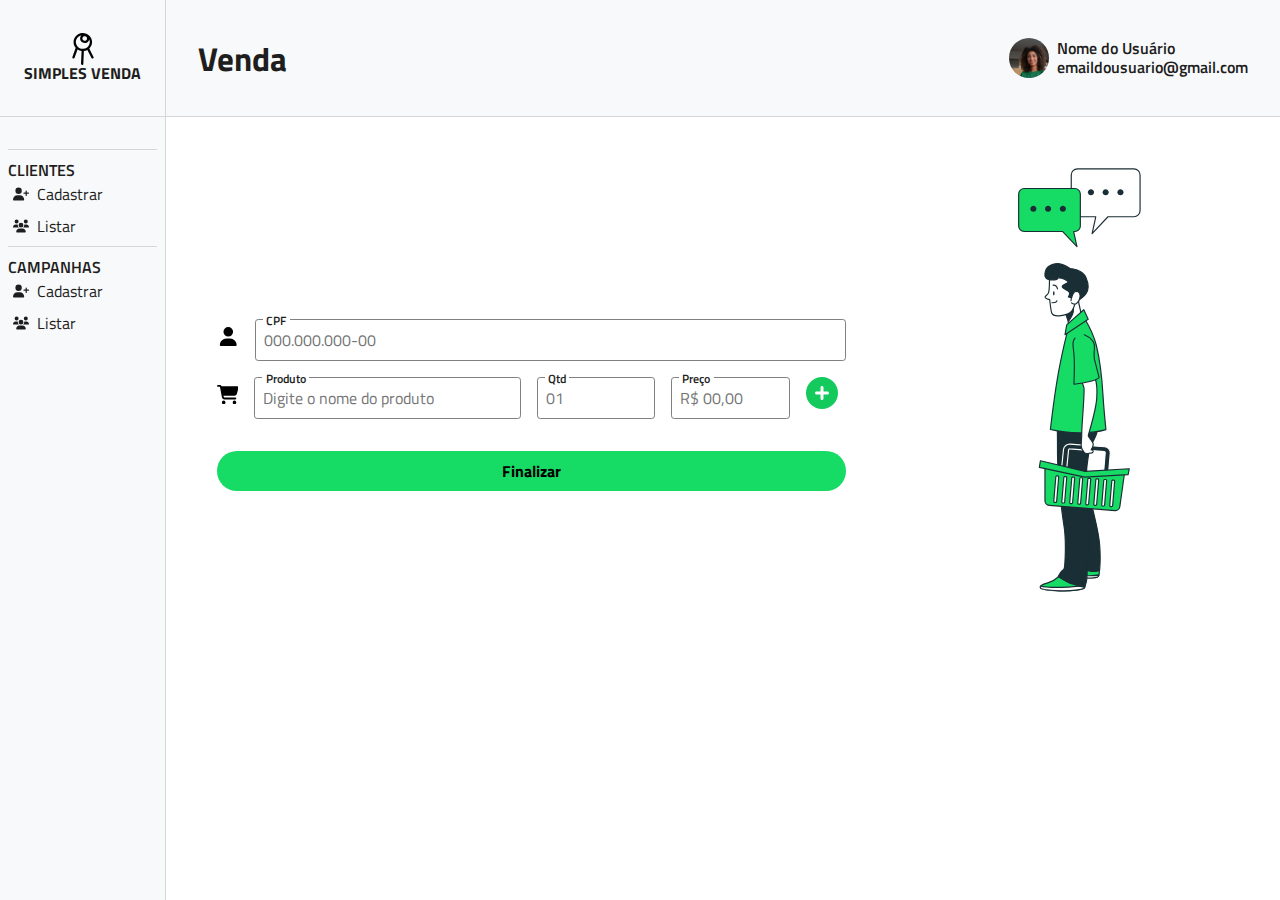
<file: PROJETO.PWNB/index.html>
<!DOCTYPE html>
<html lang="pt">
  <head>
    <meta charset="UTF-8" />
    <meta name="viewport" content="width=device-width, initial-scale=1.0" />
    <link rel="preconnect" href="https://fonts.googleapis.com" />
    <link rel="preconnect" href="https://fonts.gstatic.com" crossorigin />
    <link
      href="https://fonts.googleapis.com/css2?family=Titillium+Web:ital,wght@0,200;0,300;0,400;0,600;0,700;0,900;1,200;1,300;1,400;1,600;1,700&family=Unica+One&display=swap"
      rel="stylesheet"
    />
    <link rel="stylesheet" href="css/navegacao.css" />
    <link rel="stylesheet" href="css/main.css" />
    <link rel="stylesheet" href="css/venda.css" />
    <title>Home</title>
  </head>
  <body>
    <nav class="nav">
      <div class="nav__logo--container">
        <a href="index.html" class="logo__link">
          <img class="nav__logo" src="imagens/logo.svg" alt="logo da empresa" />
          <h2 class="nav__title">simples venda</h2>
        </a>
      </div>
      <ul class="lista">
        <h3 class="lista__header">Clientes</h3>
        <li class="lista__item">
          <a href="paginas/cadastrar-cliente.html" class="lista__link">
            <svg
              xmlns="http://www.w3.org/2000/svg"
              viewBox="0 0 640 512"
              class="lista__icone"
            >
              <path
                d="M96 128a128 128 0 1 1 256 0A128 128 0 1 1 96 128zM0 482.3C0 383.8 79.8 304 178.3 304h91.4C368.2 304 448 383.8 448 482.3c0 16.4-13.3 29.7-29.7 29.7H29.7C13.3 512 0 498.7 0 482.3zM504 312V248H440c-13.3 0-24-10.7-24-24s10.7-24 24-24h64V136c0-13.3 10.7-24 24-24s24 10.7 24 24v64h64c13.3 0 24 10.7 24 24s-10.7 24-24 24H552v64c0 13.3-10.7 24-24 24s-24-10.7-24-24z"
              />
            </svg>
            Cadastrar</a
          >
        </li>
        <li class="lista__item">
          <a href="paginas/exibir-cliente.html" class="lista__link">
            <svg
              xmlns="http://www.w3.org/2000/svg"
              viewBox="0 0 640 512"
              class="lista__icone"
            >
              <path
                d="M144 0a80 80 0 1 1 0 160A80 80 0 1 1 144 0zM512 0a80 80 0 1 1 0 160A80 80 0 1 1 512 0zM0 298.7C0 239.8 47.8 192 106.7 192h42.7c15.9 0 31 3.5 44.6 9.7c-1.3 7.2-1.9 14.7-1.9 22.3c0 38.2 16.8 72.5 43.3 96c-.2 0-.4 0-.7 0H21.3C9.6 320 0 310.4 0 298.7zM405.3 320c-.2 0-.4 0-.7 0c26.6-23.5 43.3-57.8 43.3-96c0-7.6-.7-15-1.9-22.3c13.6-6.3 28.7-9.7 44.6-9.7h42.7C592.2 192 640 239.8 640 298.7c0 11.8-9.6 21.3-21.3 21.3H405.3zM224 224a96 96 0 1 1 192 0 96 96 0 1 1 -192 0zM128 485.3C128 411.7 187.7 352 261.3 352H378.7C452.3 352 512 411.7 512 485.3c0 14.7-11.9 26.7-26.7 26.7H154.7c-14.7 0-26.7-11.9-26.7-26.7z"
              />
            </svg>
            Listar</a
          >
        </li>
        <h3 class="lista__header">Campanhas</h3>
        <li class="lista__item">
          <a href="paginas/criarCampanha.html" class="lista__link">
            <svg
              xmlns="http://www.w3.org/2000/svg"
              viewBox="0 0 640 512"
              class="lista__icone"
            >
              <path
                d="M96 128a128 128 0 1 1 256 0A128 128 0 1 1 96 128zM0 482.3C0 383.8 79.8 304 178.3 304h91.4C368.2 304 448 383.8 448 482.3c0 16.4-13.3 29.7-29.7 29.7H29.7C13.3 512 0 498.7 0 482.3zM504 312V248H440c-13.3 0-24-10.7-24-24s10.7-24 24-24h64V136c0-13.3 10.7-24 24-24s24 10.7 24 24v64h64c13.3 0 24 10.7 24 24s-10.7 24-24 24H552v64c0 13.3-10.7 24-24 24s-24-10.7-24-24z"
              />
            </svg>
            Cadastrar</a
          >
        </li>
        <li class="lista__item">
          <a href="paginas/exibir-campanhas.html" class="lista__link">
            <svg
              xmlns="http://www.w3.org/2000/svg"
              viewBox="0 0 640 512"
              class="lista__icone"
            >
              <path
                d="M144 0a80 80 0 1 1 0 160A80 80 0 1 1 144 0zM512 0a80 80 0 1 1 0 160A80 80 0 1 1 512 0zM0 298.7C0 239.8 47.8 192 106.7 192h42.7c15.9 0 31 3.5 44.6 9.7c-1.3 7.2-1.9 14.7-1.9 22.3c0 38.2 16.8 72.5 43.3 96c-.2 0-.4 0-.7 0H21.3C9.6 320 0 310.4 0 298.7zM405.3 320c-.2 0-.4 0-.7 0c26.6-23.5 43.3-57.8 43.3-96c0-7.6-.7-15-1.9-22.3c13.6-6.3 28.7-9.7 44.6-9.7h42.7C592.2 192 640 239.8 640 298.7c0 11.8-9.6 21.3-21.3 21.3H405.3zM224 224a96 96 0 1 1 192 0 96 96 0 1 1 -192 0zM128 485.3C128 411.7 187.7 352 261.3 352H378.7C452.3 352 512 411.7 512 485.3c0 14.7-11.9 26.7-26.7 26.7H154.7c-14.7 0-26.7-11.9-26.7-26.7z"
              />
            </svg>
            Listar</a
          >
        </li>
      </ul>
    </nav>
    <main class="main">
      <header class="header">
        <h1 class="header__title">Venda</h1>
        <div class="container__cliente">
          <div class="container__imagem">
            <img
              class="image__cliente"
              src="imagens/dona_da_loja.png"
              alt="Foto do dono da loja física"
            />
          </div>
          <div class="container__cliente--infos">
            <p class="p__cliente">Nome do Usuário</p>
            <p class="p__cliente">emaildousuario@gmail.com</p>
          </div>
        </div>
      </header>
      <!-- Editar Aqui -->
      <div class="main__content">
        <form class="form">
          <span id="feedbackVenda" class="feedback"></span>
          <div class="form__element">
            <svg
              xmlns="http://www.w3.org/2000/svg"
              viewBox="0 0 448 512"
              class="form__icone"
            >
              <path
                d="M224 256A128 128 0 1 0 224 0a128 128 0 1 0 0 256zm-45.7 48C79.8 304 0 383.8 0 482.3C0 498.7 13.3 512 29.7 512H418.3c16.4 0 29.7-13.3 29.7-29.7C448 383.8 368.2 304 269.7 304H178.3z"
              />
            </svg>
            <div class="form__element--group">
              <div class="form__item">
                <label for="cadastrar__cpf" class="form__label"> CPF </label>
                <input
                  type="text"
                  id="cadastrar__cpf"
                  class="form__input"
                  placeholder="000.000.000-00"
                />
              </div>
            </div>
          </div>
          <div class="form__element">
            <svg
              xmlns="http://www.w3.org/2000/svg"
              viewBox="0 0 576 512"
              class="form__icone"
            >
              <path
                d="M0 24C0 10.7 10.7 0 24 0H69.5c22 0 41.5 12.8 50.6 32h411c26.3 0 45.5 25 38.6 50.4l-41 152.3c-8.5 31.4-37 53.3-69.5 53.3H170.7l5.4 28.5c2.2 11.3 12.1 19.5 23.6 19.5H488c13.3 0 24 10.7 24 24s-10.7 24-24 24H199.7c-34.6 0-64.3-24.6-70.7-58.5L77.4 54.5c-.7-3.8-4-6.5-7.9-6.5H24C10.7 48 0 37.3 0 24zM128 464a48 48 0 1 1 96 0 48 48 0 1 1 -96 0zm336-48a48 48 0 1 1 0 96 48 48 0 1 1 0-96z"
              />
            </svg>
            <div id="itemsContainer" class="form__element--produtos">
              <div id="duplicarItem" class="container__itemCompra">
                <div class="form__item-address">
                  <label for="cadastrar__produto" class="form__label"
                    >Produto</label
                  >
                  <input
                    type="text"
                    class="form__input cadastrar__produto"
                    placeholder="Digite o nome do produto"
                  />
                </div>
                <div class="form__item-address">
                  <label for="cadastrar__quantidade" class="form__label"
                    >Qtd</label
                  >
                  <input
                    type="text"
                    class="form__input cadastrar__quantidade"
                    placeholder="01"
                  />
                </div>
                <div class="form__item-address">
                  <label for="cadastrar__preco" class="form__label"
                    >Preço</label
                  >
                  <input
                    type="text"
                    class="form__input cadastrar__preco"
                    placeholder="R$ 00,00"
                  />
                </div>
                <div class="form__item-address">
                  <button
                    type="button"
                    class="button__icon"
                    onclick="duplicarItem()"
                  >
                    <svg
                      xmlns="http://www.w3.org/2000/svg"
                      viewBox="0 0 512 512"
                      class="icone__somar"
                    >
                      <path
                        d="M256 512A256 256 0 1 0 256 0a256 256 0 1 0 0 512zM232 344V280H168c-13.3 0-24-10.7-24-24s10.7-24 24-24h64V168c0-13.3 10.7-24 24-24s24 10.7 24 24v64h64c13.3 0 24 10.7 24 24s-10.7 24-24 24H280v64c0 13.3-10.7 24-24 24s-24-10.7-24-24z"
                      />
                    </svg>
                  </button>
                  <script src="scripts/duplicarItem.js"></script>
                </div>
              </div>
            </div>
          </div>
          <button
            type="button"
            class="button__primary"
            onclick="cadastrarVenda()"
          >
            Finalizar
          </button>
          <script src="scripts/finalizarVenda.js"></script>
        </form>
        <img
          src="imagens/venda-ilustracao.svg"
          alt="ilustracao de um cliente"
          class="ilustracao-img"
        />
      </div>
    </main>
  </body>
</html>
</file>
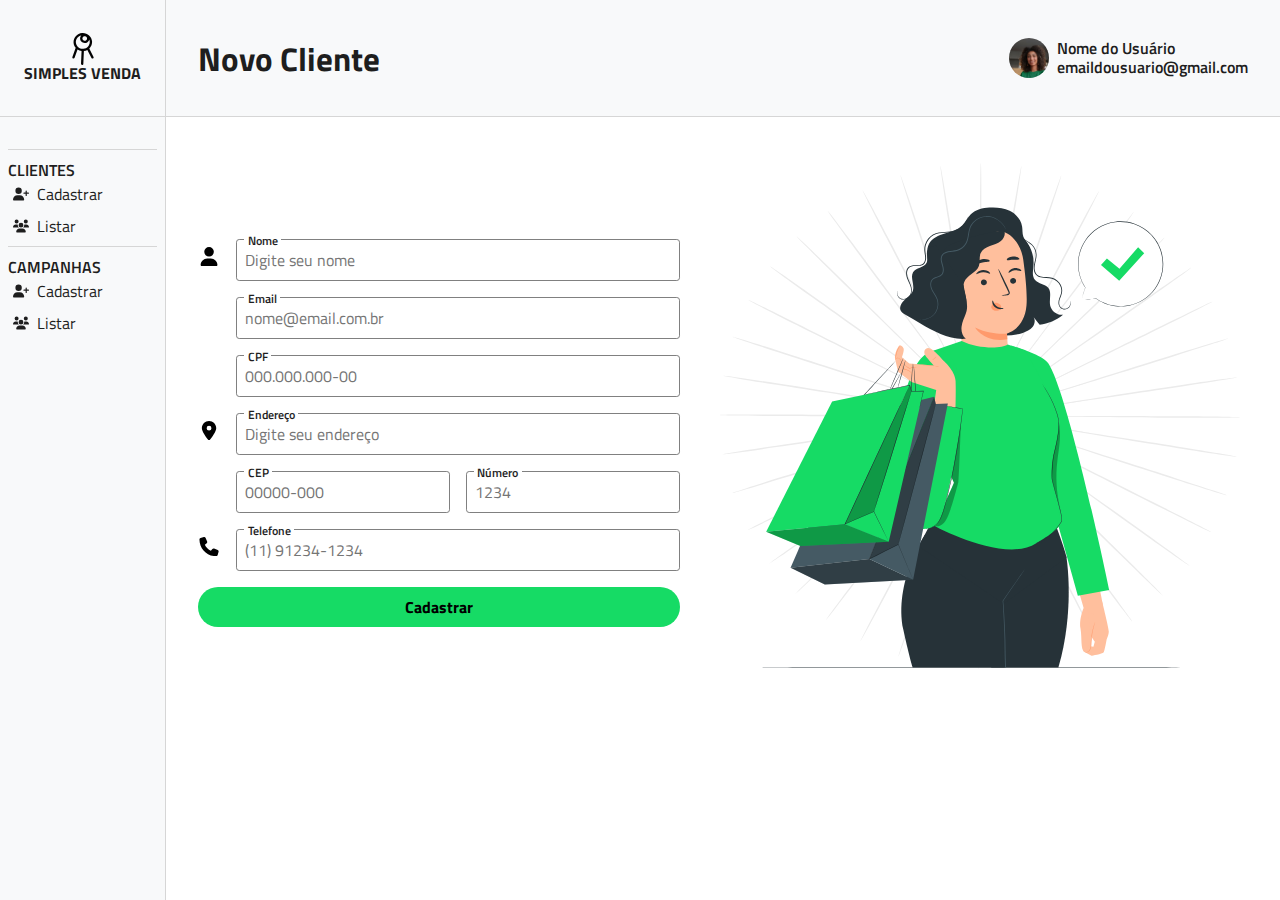
<file: PROJETO.PWNB/paginas/cadastrar-cliente.html>
<!DOCTYPE html>
<html lang="pt">
  <head>
    <meta charset="UTF-8" />
    <meta name="viewport" content="width=device-width, initial-scale=1.0" />
    <link rel="preconnect" href="https://fonts.googleapis.com" />
    <link rel="preconnect" href="https://fonts.gstatic.com" crossorigin />
    <link
      href="https://fonts.googleapis.com/css2?family=Titillium+Web:ital,wght@0,200;0,300;0,400;0,600;0,700;0,900;1,200;1,300;1,400;1,600;1,700&family=Unica+One&display=swap"
      rel="stylesheet"
    />
    <link rel="stylesheet" href="../css/navegacao.css" />
    <link rel="stylesheet" href="../css/main.css" />
    <link rel="stylesheet" href="../css/cliente.css" />
    <title>Cadastro de Cliente</title>
  </head>
  <body>
    <nav class="nav">
      <div class="nav__logo--container">
        <a href="../index.html" class="logo__link">
          <img
            class="nav__logo"
            src="../imagens/logo.svg"
            alt="logo da empresa"
          />
          <h2 class="nav__title">simples venda</h2>
        </a>
      </div>
      <ul class="lista">
        <h3 class="lista__header">Clientes</h3>
        <li class="lista__item">
          <a href="cadastrar-cliente.html" class="lista__link">
            <svg
              xmlns="http://www.w3.org/2000/svg"
              viewBox="0 0 640 512"
              class="lista__icone"
            >
              <path
                d="M96 128a128 128 0 1 1 256 0A128 128 0 1 1 96 128zM0 482.3C0 383.8 79.8 304 178.3 304h91.4C368.2 304 448 383.8 448 482.3c0 16.4-13.3 29.7-29.7 29.7H29.7C13.3 512 0 498.7 0 482.3zM504 312V248H440c-13.3 0-24-10.7-24-24s10.7-24 24-24h64V136c0-13.3 10.7-24 24-24s24 10.7 24 24v64h64c13.3 0 24 10.7 24 24s-10.7 24-24 24H552v64c0 13.3-10.7 24-24 24s-24-10.7-24-24z"
              />
            </svg>
            Cadastrar</a
          >
        </li>
        <li class="lista__item">
          <a href="exibir-cliente.html" class="lista__link">
            <svg
              xmlns="http://www.w3.org/2000/svg"
              viewBox="0 0 640 512"
              class="lista__icone"
            >
              <path
                d="M144 0a80 80 0 1 1 0 160A80 80 0 1 1 144 0zM512 0a80 80 0 1 1 0 160A80 80 0 1 1 512 0zM0 298.7C0 239.8 47.8 192 106.7 192h42.7c15.9 0 31 3.5 44.6 9.7c-1.3 7.2-1.9 14.7-1.9 22.3c0 38.2 16.8 72.5 43.3 96c-.2 0-.4 0-.7 0H21.3C9.6 320 0 310.4 0 298.7zM405.3 320c-.2 0-.4 0-.7 0c26.6-23.5 43.3-57.8 43.3-96c0-7.6-.7-15-1.9-22.3c13.6-6.3 28.7-9.7 44.6-9.7h42.7C592.2 192 640 239.8 640 298.7c0 11.8-9.6 21.3-21.3 21.3H405.3zM224 224a96 96 0 1 1 192 0 96 96 0 1 1 -192 0zM128 485.3C128 411.7 187.7 352 261.3 352H378.7C452.3 352 512 411.7 512 485.3c0 14.7-11.9 26.7-26.7 26.7H154.7c-14.7 0-26.7-11.9-26.7-26.7z"
              />
            </svg>
            Listar</a
          >
        </li>
        <h3 class="lista__header">Campanhas</h3>
        <li class="lista__item">
          <a href="criarCampanha.html" class="lista__link">
            <svg
              xmlns="http://www.w3.org/2000/svg"
              viewBox="0 0 640 512"
              class="lista__icone"
            >
              <path
                d="M96 128a128 128 0 1 1 256 0A128 128 0 1 1 96 128zM0 482.3C0 383.8 79.8 304 178.3 304h91.4C368.2 304 448 383.8 448 482.3c0 16.4-13.3 29.7-29.7 29.7H29.7C13.3 512 0 498.7 0 482.3zM504 312V248H440c-13.3 0-24-10.7-24-24s10.7-24 24-24h64V136c0-13.3 10.7-24 24-24s24 10.7 24 24v64h64c13.3 0 24 10.7 24 24s-10.7 24-24 24H552v64c0 13.3-10.7 24-24 24s-24-10.7-24-24z"
              />
            </svg>
            Cadastrar</a
          >
        </li>
        <li class="lista__item">
          <a href="exibir-campanhas.html" class="lista__link">
            <svg
              xmlns="http://www.w3.org/2000/svg"
              viewBox="0 0 640 512"
              class="lista__icone"
            >
              <path
                d="M144 0a80 80 0 1 1 0 160A80 80 0 1 1 144 0zM512 0a80 80 0 1 1 0 160A80 80 0 1 1 512 0zM0 298.7C0 239.8 47.8 192 106.7 192h42.7c15.9 0 31 3.5 44.6 9.7c-1.3 7.2-1.9 14.7-1.9 22.3c0 38.2 16.8 72.5 43.3 96c-.2 0-.4 0-.7 0H21.3C9.6 320 0 310.4 0 298.7zM405.3 320c-.2 0-.4 0-.7 0c26.6-23.5 43.3-57.8 43.3-96c0-7.6-.7-15-1.9-22.3c13.6-6.3 28.7-9.7 44.6-9.7h42.7C592.2 192 640 239.8 640 298.7c0 11.8-9.6 21.3-21.3 21.3H405.3zM224 224a96 96 0 1 1 192 0 96 96 0 1 1 -192 0zM128 485.3C128 411.7 187.7 352 261.3 352H378.7C452.3 352 512 411.7 512 485.3c0 14.7-11.9 26.7-26.7 26.7H154.7c-14.7 0-26.7-11.9-26.7-26.7z"
              />
            </svg>
            Listar</a
          >
        </li>
      </ul>
    </nav>
    <main class="main">
      <header class="header">
        <h1 class="header__title">Novo Cliente</h1>
        <div class="container__cliente">
          <div class="container__imagem">
            <img
              class="image__cliente"
              src="../imagens/dona_da_loja.png"
              alt="Foto do dono da loja física"
            />
          </div>
          <div class="container__cliente--infos">
            <p class="p__cliente">Nome do Usuário</p>
            <p class="p__cliente">emaildousuario@gmail.com</p>
          </div>
        </div>
      </header>
      <!-- Editar aqui -->
      <div class="main__content">
        <form class="form">
          <span id="feedbackCadastro" class="feedback"></span>
          <div class="form__element">
            <svg
              xmlns="http://www.w3.org/2000/svg"
              viewBox="0 0 448 512"
              class="form__icone"
            >
              <path
                d="M224 256A128 128 0 1 0 224 0a128 128 0 1 0 0 256zm-45.7 48C79.8 304 0 383.8 0 482.3C0 498.7 13.3 512 29.7 512H418.3c16.4 0 29.7-13.3 29.7-29.7C448 383.8 368.2 304 269.7 304H178.3z"
              />
            </svg>
            <div class="form__element--group">
              <div class="form__item">
                <label for="cadastrar__nome" class="form__label" > Nome </label>
                <input type="text" id="cadastrar__nome" class="form__input"placeholder="Digite seu nome" />
              </div>
              <div class="form__item">
                <label for="cadastrar__email" class="form__label"> Email </label>
                <input type="text" id="cadastrar__email" class="form__input" placeholder="nome@email.com.br"/>
              </div>
              <div class="form__item">
                <label for="cadastrar__cpf" class="form__label"> CPF </label>
                <input type="text" id="cadastrar__cpf" class="form__input" placeholder="000.000.000-00"/>
              </div>
            </div>
          </div>
          <div class="form__element">
            <svg
              xmlns="http://www.w3.org/2000/svg"
              viewBox="0 0 384 512"
              class="form__icone"
            >
            <path
              d="M215.7 499.2C267 435 384 279.4 384 192C384 86 298 0 192 0S0 86 0 192c0 87.4 117 243 168.3 307.2c12.3 15.3 35.1 15.3 47.4 0zM192 128a64 64 0 1 1 0 128 64 64 0 1 1 0-128z"
            />
              </svg>
            </svg>
            <div class="form__element--group">
              <div class="form__item">
                <label for="cadastrar__endereco" class="form__label"> Endereço </label>
                <input type="text" id="cadastrar__endereco" class="form__input" placeholder="Digite seu endereço"/>
              </div>
              <div class="form__element-address">
                <div class="form__item-address">
                  <label for="cadastrar__cep" class="form__label"> CEP </label>
                  <input type="text" id="cadastrar__cep" class="form__input" placeholder="00000-000"/>
                </div>
                <div class="form__item-address">
                  <label for="cadastrar__numero" class="form__label"> Número </label>
                  <input type="text" id="cadastrar__numero" class="form__input" placeholder="1234"/>
                </div>
              </div>
            </div>
          </div>
          <div class="form__element">
            <svg xmlns="http://www.w3.org/2000/svg" viewBox="0 0 512 512" class="form__icone">
              <path d="M164.9 24.6c-7.7-18.6-28-28.5-47.4-23.2l-88 24C12.1 30.2 0 46 0 64C0 311.4 200.6 512 448 512c18 0 33.8-12.1 38.6-29.5l24-88c5.3-19.4-4.6-39.7-23.2-47.4l-96-40c-16.3-6.8-35.2-2.1-46.3 11.6L304.7 368C234.3 334.7 177.3 277.7 144 207.3L193.3 167c13.7-11.2 18.4-30 11.6-46.3l-40-96z"/></svg>
            <div class="form__element--group">
              <div class="form__item">
                <label for="cadastrar__telefone" class="form__label"> Telefone </label>
                <input type="text" id="cadastrar__telefone" class="form__input"placeholder="(11) 91234-1234" />
              </div>
            </div>
          </div>
          <button type="button" class="button__primary" onclick="cadastrarCliente()">Cadastrar</button>
          <script src="../scripts/cadastrarClientes.js"></script>
        </form>
        <img src="../imagens/cadastro-ilustracao.svg" alt="ilustracao de um cliente" class="ilustracao-img">
      </div>
    </main>
  </body>
</html>
</file>
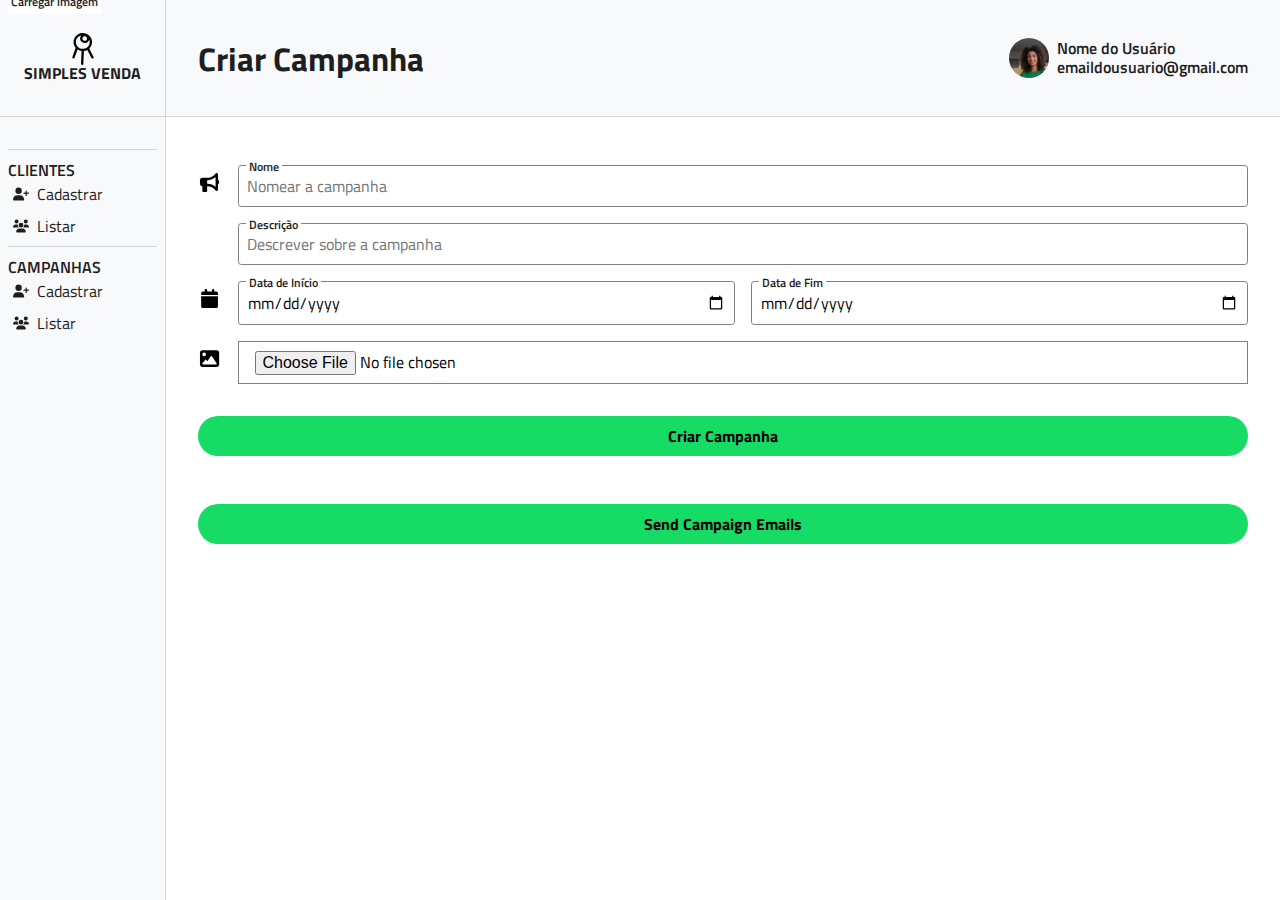
<file: PROJETO.PWNB/paginas/criarCampanha.html>
<!DOCTYPE html>
<html lang="pt">
  <head>
    <meta charset="UTF-8" />
    <meta name="viewport" content="width=device-width, initial-scale=1.0" />
    <link rel="preconnect" href="https://fonts.googleapis.com" />
    <link rel="preconnect" href="https://fonts.gstatic.com" crossorigin />
    <link
      href="https://fonts.googleapis.com/css2?family=Titillium+Web:ital,wght@0,200;0,300;0,400;0,600;0,700;0,900;1,200;1,300;1,400;1,600;1,700&family=Unica+One&display=swap"
      rel="stylesheet"
    />
    <link rel="stylesheet" href="../css/navegacao.css" />
    <link rel="stylesheet" href="../css/main.css" />
    <link rel="stylesheet" href="../css/criar-campanha.css" />
    <title>Cadastro de Cliente</title>
  </head>
  <body>
    <nav class="nav">
      <div class="nav__logo--container">
        <a href="../index.html" class="logo__link">
          <img
            class="nav__logo"
            src="../imagens/logo.svg"
            alt="logo da empresa"
          />
          <h2 class="nav__title">simples venda</h2>
        </a>
      </div>
      <ul class="lista">
        <h3 class="lista__header">Clientes</h3>
        <li class="lista__item">
          <a href="cadastrar-cliente.html" class="lista__link">
            <svg
              xmlns="http://www.w3.org/2000/svg"
              viewBox="0 0 640 512"
              class="lista__icone"
            >
              <path
                d="M96 128a128 128 0 1 1 256 0A128 128 0 1 1 96 128zM0 482.3C0 383.8 79.8 304 178.3 304h91.4C368.2 304 448 383.8 448 482.3c0 16.4-13.3 29.7-29.7 29.7H29.7C13.3 512 0 498.7 0 482.3zM504 312V248H440c-13.3 0-24-10.7-24-24s10.7-24 24-24h64V136c0-13.3 10.7-24 24-24s24 10.7 24 24v64h64c13.3 0 24 10.7 24 24s-10.7 24-24 24H552v64c0 13.3-10.7 24-24 24s-24-10.7-24-24z"
              />
            </svg>
            Cadastrar</a
          >
        </li>
        <li class="lista__item">
          <a href="exibir-cliente.html" class="lista__link">
            <svg
              xmlns="http://www.w3.org/2000/svg"
              viewBox="0 0 640 512"
              class="lista__icone"
            >
              <path
                d="M144 0a80 80 0 1 1 0 160A80 80 0 1 1 144 0zM512 0a80 80 0 1 1 0 160A80 80 0 1 1 512 0zM0 298.7C0 239.8 47.8 192 106.7 192h42.7c15.9 0 31 3.5 44.6 9.7c-1.3 7.2-1.9 14.7-1.9 22.3c0 38.2 16.8 72.5 43.3 96c-.2 0-.4 0-.7 0H21.3C9.6 320 0 310.4 0 298.7zM405.3 320c-.2 0-.4 0-.7 0c26.6-23.5 43.3-57.8 43.3-96c0-7.6-.7-15-1.9-22.3c13.6-6.3 28.7-9.7 44.6-9.7h42.7C592.2 192 640 239.8 640 298.7c0 11.8-9.6 21.3-21.3 21.3H405.3zM224 224a96 96 0 1 1 192 0 96 96 0 1 1 -192 0zM128 485.3C128 411.7 187.7 352 261.3 352H378.7C452.3 352 512 411.7 512 485.3c0 14.7-11.9 26.7-26.7 26.7H154.7c-14.7 0-26.7-11.9-26.7-26.7z"
              />
            </svg>
            Listar</a
          >
        </li>
        <h3 class="lista__header">Campanhas</h3>
        <li class="lista__item">
          <a href="criarCampanha.html" class="lista__link">
            <svg
              xmlns="http://www.w3.org/2000/svg"
              viewBox="0 0 640 512"
              class="lista__icone"
            >
              <path
                d="M96 128a128 128 0 1 1 256 0A128 128 0 1 1 96 128zM0 482.3C0 383.8 79.8 304 178.3 304h91.4C368.2 304 448 383.8 448 482.3c0 16.4-13.3 29.7-29.7 29.7H29.7C13.3 512 0 498.7 0 482.3zM504 312V248H440c-13.3 0-24-10.7-24-24s10.7-24 24-24h64V136c0-13.3 10.7-24 24-24s24 10.7 24 24v64h64c13.3 0 24 10.7 24 24s-10.7 24-24 24H552v64c0 13.3-10.7 24-24 24s-24-10.7-24-24z"
              />
            </svg>
            Cadastrar</a
          >
        </li>
        <li class="lista__item">
          <a href="exibir-campanhas.html" class="lista__link">
            <svg
              xmlns="http://www.w3.org/2000/svg"
              viewBox="0 0 640 512"
              class="lista__icone"
            >
              <path
                d="M144 0a80 80 0 1 1 0 160A80 80 0 1 1 144 0zM512 0a80 80 0 1 1 0 160A80 80 0 1 1 512 0zM0 298.7C0 239.8 47.8 192 106.7 192h42.7c15.9 0 31 3.5 44.6 9.7c-1.3 7.2-1.9 14.7-1.9 22.3c0 38.2 16.8 72.5 43.3 96c-.2 0-.4 0-.7 0H21.3C9.6 320 0 310.4 0 298.7zM405.3 320c-.2 0-.4 0-.7 0c26.6-23.5 43.3-57.8 43.3-96c0-7.6-.7-15-1.9-22.3c13.6-6.3 28.7-9.7 44.6-9.7h42.7C592.2 192 640 239.8 640 298.7c0 11.8-9.6 21.3-21.3 21.3H405.3zM224 224a96 96 0 1 1 192 0 96 96 0 1 1 -192 0zM128 485.3C128 411.7 187.7 352 261.3 352H378.7C452.3 352 512 411.7 512 485.3c0 14.7-11.9 26.7-26.7 26.7H154.7c-14.7 0-26.7-11.9-26.7-26.7z"
              />
            </svg>
            Listar</a
          >
        </li>
      </ul>
    </nav>
    <main class="main--campanha">
      <header class="header">
        <h1 class="header__title">Criar Campanha</h1>
        <div class="container__cliente">
          <div class="container__imagem">
            <img
              class="image__cliente"
              src="../imagens/dona_da_loja.png"
              alt="Foto do dono da loja física"
            />
          </div>
          <div class="container__cliente--infos">
            <p class="p__cliente">Nome do Usuário</p>
            <p class="p__cliente">emaildousuario@gmail.com</p>
          </div>
        </div>
      </header>
      <!-- Editar aqui -->
      <div class="main__content">
        <form class="form" id="campaignForm" onsubmit="createCampaign(event)">
          <div id="feedbackCampaign"></div>
          <div class="form__element">
            <svg
              xmlns="http://www.w3.org/2000/svg"
              viewBox="0 0 512 512"
              class="form__icone"
            >
              <path
                d="M480 32c0-12.9-7.8-24.6-19.8-29.6s-25.7-2.2-34.9 6.9L381.7 53c-48 48-113.1 75-181 75H192 160 64c-35.3 0-64 28.7-64 64v96c0 35.3 28.7 64 64 64l0 128c0 17.7 14.3 32 32 32h64c17.7 0 32-14.3 32-32V352l8.7 0c67.9 0 133 27 181 75l43.6 43.6c9.2 9.2 22.9 11.9 34.9 6.9s19.8-16.6 19.8-29.6V300.4c18.6-8.8 32-32.5 32-60.4s-13.4-51.6-32-60.4V32zm-64 76.7V240 371.3C357.2 317.8 280.5 288 200.7 288H192V192h8.7c79.8 0 156.5-29.8 215.3-83.3z"
              />
            </svg>
            <div class="form__element--group">
              <div class="form__item">
                <label for="nomeCampanha" class="form__label"> Nome </label>
                <input
                  type="text"
                  id="nomeCampanha"
                  class="form__input"
                  placeholder="Nomear a campanha"
                />
              </div>
              <div class="form__item">
                <label for="descricaoCampanha" class="form__label">
                  Descrição
                </label>
                <input
                  type="text"
                  id="descricaoCampanha"
                  class="form__input"
                  placeholder="Descrever sobre a campanha"
                />
              </div>
            </div>
          </div>
          <!-- Data de inicio e fim -->
          <div class="form__element">
            <svg
              xmlns="http://www.w3.org/2000/svg"
              viewBox="0 0 448 512"
              class="form__icone"
            >
              <path
                d="M96 32V64H48C21.5 64 0 85.5 0 112v48H448V112c0-26.5-21.5-48-48-48H352V32c0-17.7-14.3-32-32-32s-32 14.3-32 32V64H160V32c0-17.7-14.3-32-32-32S96 14.3 96 32zM448 192H0V464c0 26.5 21.5 48 48 48H400c26.5 0 48-21.5 48-48V192z"
              />
            </svg>
            <div class="form__element--date">
              <div class="form__item">
                <label for="dataInicio" class="form__label">
                  Data de Início
                </label>
                <input type="date" id="dataInicio" class="form__input--date" />
              </div>
              <div class="form__item">
                <label for="dataFim" class="form__label"> Data de Fim </label>
                <input type="date" id="dataFim" class="form__input--date" />
              </div>
            </div>
          </div>
          <!-- Imagem da campanha -->
          <div class="form__element">
            <svg
              xmlns="http://www.w3.org/2000/svg"
              viewBox="0 0 512 512"
              class="form__icone"
            >
              <path
                d="M0 96C0 60.7 28.7 32 64 32H448c35.3 0 64 28.7 64 64V416c0 35.3-28.7 64-64 64H64c-35.3 0-64-28.7-64-64V96zM323.8 202.5c-4.5-6.6-11.9-10.5-19.8-10.5s-15.4 3.9-19.8 10.5l-87 127.6L170.7 297c-4.6-5.7-11.5-9-18.7-9s-14.2 3.3-18.7 9l-64 80c-5.8 7.2-6.9 17.1-2.9 25.4s12.4 13.6 21.6 13.6h96 32H424c8.9 0 17.1-4.9 21.2-12.8s3.6-17.4-1.4-24.7l-120-176zM112 192a48 48 0 1 0 0-96 48 48 0 1 0 0 96z"
              />
            </svg>
            <div class="form__item--file">
              <label for="descricaoCampanha" class="form__label"
                >Carregar imagem
              </label>
              <input
                type="file"
                id="imagemCampanha"
                class="form__input--file"
                accept="image/*"
                onchange="displayImage(event)"
              />
            </div>
          </div>
          <div class="form__item--imagem">
            <div id="imageContainer"></div>
          </div>
          <button type="submit" class="button__primary">Criar Campanha</button>
        </form>
        <div class="form">
          <div class="form__send">
            <div id="clientesContainer"></div>
            <button onclick="sendCampaignEmails()" class="button__primary">
              Send Campaign Emails
            </button>
          </div>
        </div>
      </div>
      <script src="../scripts/criarCampanha.js"></script>
    </main>
  </body>
</html>
</file>
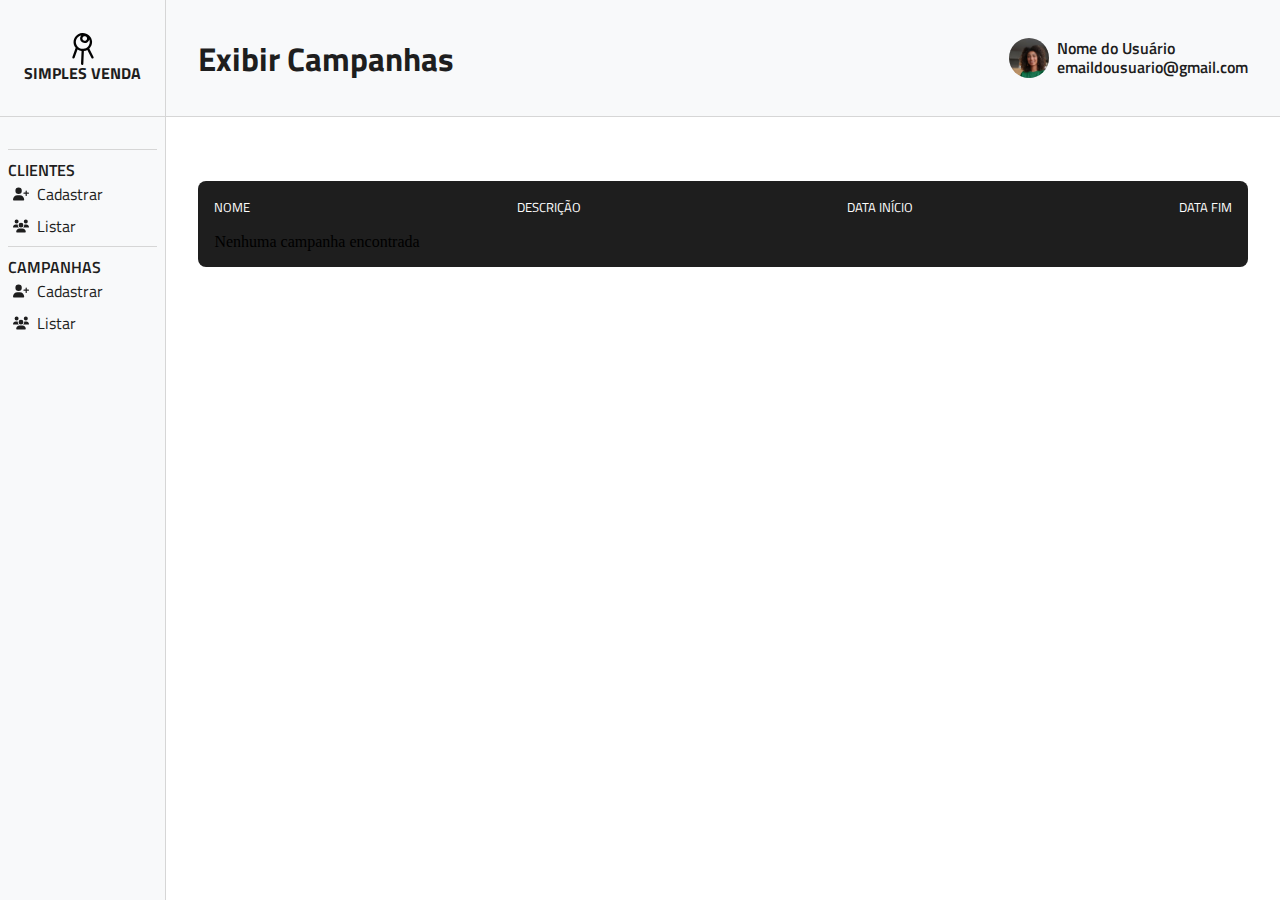
<file: PROJETO.PWNB/paginas/exibir-campanhas.html>
<!DOCTYPE html>
<html lang="pt">
  <head>
    <meta charset="UTF-8" />
    <meta name="viewport" content="width=device-width, initial-scale=1.0" />
    <link rel="preconnect" href="https://fonts.googleapis.com" />
    <link rel="preconnect" href="https://fonts.gstatic.com" crossorigin />
    <link
      href="https://fonts.googleapis.com/css2?family=Titillium+Web:ital,wght@0,200;0,300;0,400;0,600;0,700;0,900;1,200;1,300;1,400;1,600;1,700&family=Unica+One&display=swap"
      rel="stylesheet"
    />
    <link rel="stylesheet" href="../css/navegacao.css" />
    <link rel="stylesheet" href="../css/main.css" />
    <link rel="stylesheet" href="../css/exibir-campanha.css" />
    <title>Exibir Clientes</title>
  </head>
  <body>
    <nav class="nav">
      <div class="nav__logo--container">
        <a href="../index.html" class="logo__link">
          <img
            class="nav__logo"
            src="../imagens/logo.svg"
            alt="logo da empresa"
          />
          <h2 class="nav__title">simples venda</h2>
        </a>
      </div>
      <ul class="lista">
        <h3 class="lista__header">Clientes</h3>
        <li class="lista__item">
          <a href="cadastrar-cliente.html" class="lista__link">
            <svg
              xmlns="http://www.w3.org/2000/svg"
              viewBox="0 0 640 512"
              class="lista__icone"
            >
              <path
                d="M96 128a128 128 0 1 1 256 0A128 128 0 1 1 96 128zM0 482.3C0 383.8 79.8 304 178.3 304h91.4C368.2 304 448 383.8 448 482.3c0 16.4-13.3 29.7-29.7 29.7H29.7C13.3 512 0 498.7 0 482.3zM504 312V248H440c-13.3 0-24-10.7-24-24s10.7-24 24-24h64V136c0-13.3 10.7-24 24-24s24 10.7 24 24v64h64c13.3 0 24 10.7 24 24s-10.7 24-24 24H552v64c0 13.3-10.7 24-24 24s-24-10.7-24-24z"
              />
            </svg>
            Cadastrar</a
          >
        </li>
        <li class="lista__item">
          <a href="exibir-cliente.html" class="lista__link">
            <svg
              xmlns="http://www.w3.org/2000/svg"
              viewBox="0 0 640 512"
              class="lista__icone"
            >
              <path
                d="M144 0a80 80 0 1 1 0 160A80 80 0 1 1 144 0zM512 0a80 80 0 1 1 0 160A80 80 0 1 1 512 0zM0 298.7C0 239.8 47.8 192 106.7 192h42.7c15.9 0 31 3.5 44.6 9.7c-1.3 7.2-1.9 14.7-1.9 22.3c0 38.2 16.8 72.5 43.3 96c-.2 0-.4 0-.7 0H21.3C9.6 320 0 310.4 0 298.7zM405.3 320c-.2 0-.4 0-.7 0c26.6-23.5 43.3-57.8 43.3-96c0-7.6-.7-15-1.9-22.3c13.6-6.3 28.7-9.7 44.6-9.7h42.7C592.2 192 640 239.8 640 298.7c0 11.8-9.6 21.3-21.3 21.3H405.3zM224 224a96 96 0 1 1 192 0 96 96 0 1 1 -192 0zM128 485.3C128 411.7 187.7 352 261.3 352H378.7C452.3 352 512 411.7 512 485.3c0 14.7-11.9 26.7-26.7 26.7H154.7c-14.7 0-26.7-11.9-26.7-26.7z"
              />
            </svg>
            Listar</a
          >
        </li>
        <h3 class="lista__header">Campanhas</h3>
        <li class="lista__item">
          <a href="criarCampanha.html" class="lista__link">
            <svg
              xmlns="http://www.w3.org/2000/svg"
              viewBox="0 0 640 512"
              class="lista__icone"
            >
              <path
                d="M96 128a128 128 0 1 1 256 0A128 128 0 1 1 96 128zM0 482.3C0 383.8 79.8 304 178.3 304h91.4C368.2 304 448 383.8 448 482.3c0 16.4-13.3 29.7-29.7 29.7H29.7C13.3 512 0 498.7 0 482.3zM504 312V248H440c-13.3 0-24-10.7-24-24s10.7-24 24-24h64V136c0-13.3 10.7-24 24-24s24 10.7 24 24v64h64c13.3 0 24 10.7 24 24s-10.7 24-24 24H552v64c0 13.3-10.7 24-24 24s-24-10.7-24-24z"
              />
            </svg>
            Cadastrar</a
          >
        </li>
        <li class="lista__item">
          <a href="exibir-campanhas.html" class="lista__link">
            <svg
              xmlns="http://www.w3.org/2000/svg"
              viewBox="0 0 640 512"
              class="lista__icone"
            >
              <path
                d="M144 0a80 80 0 1 1 0 160A80 80 0 1 1 144 0zM512 0a80 80 0 1 1 0 160A80 80 0 1 1 512 0zM0 298.7C0 239.8 47.8 192 106.7 192h42.7c15.9 0 31 3.5 44.6 9.7c-1.3 7.2-1.9 14.7-1.9 22.3c0 38.2 16.8 72.5 43.3 96c-.2 0-.4 0-.7 0H21.3C9.6 320 0 310.4 0 298.7zM405.3 320c-.2 0-.4 0-.7 0c26.6-23.5 43.3-57.8 43.3-96c0-7.6-.7-15-1.9-22.3c13.6-6.3 28.7-9.7 44.6-9.7h42.7C592.2 192 640 239.8 640 298.7c0 11.8-9.6 21.3-21.3 21.3H405.3zM224 224a96 96 0 1 1 192 0 96 96 0 1 1 -192 0zM128 485.3C128 411.7 187.7 352 261.3 352H378.7C452.3 352 512 411.7 512 485.3c0 14.7-11.9 26.7-26.7 26.7H154.7c-14.7 0-26.7-11.9-26.7-26.7z"
              />
            </svg>
            Listar</a
          >
        </li>
      </ul>
    </nav>
    <main class="main">
      <header class="header">
        <h1 class="header__title">Exibir Campanhas</h1>
        <div class="container__cliente">
          <div class="container__imagem">
            <img
              class="image__cliente"
              src="../imagens/dona_da_loja.png"
              alt="Foto do dono da loja física"
            />
          </div>
          <div class="container__cliente--infos">
            <p class="p__cliente">Nome do Usuário</p>
            <p class="p__cliente">emaildousuario@gmail.com</p>
          </div>
        </div>
      </header>
      <div class="main__content">
        <div class="container__exibir-vendas">
          <div id="vendasContainer" class="vendas-container"></div>
        </div>
        <div class="main__content--bg">
          <div class="container__keys">
            <h3 class="keys__header">Nome</h3>
            <h3 class="keys__header">Descrição</h3>
            <h3 class="keys__header">Data Início</h3>
            <h3 class="keys__header">Data Fim</h3>
          </div>
          <div id="campaignsContainer" class="container__campanha"></div>
        </div>
      </div>
    </main>
    <script>
      function displayCampaigns() {
        var campaigns = JSON.parse(localStorage.getItem('campaigns')) || [];
        var campaignsContainer = document.getElementById('campaignsContainer');
        campaignsContainer.innerHTML = '';

        if (campaigns.length === 0) {
          campaignsContainer.innerHTML = 'Nenhuma campanha encontrada';
          return;
        }

        campaigns.forEach(function (campaign) {
          var campaignDiv = document.createElement('div');
          campaignDiv.classList.add('campaign');

          var nameP = document.createElement('p');
          nameP.textContent = campaign.name;
          campaignDiv.appendChild(nameP);

          var descriptionP = document.createElement('p');
          descriptionP.textContent = campaign.descricaoCampanha;
          campaignDiv.appendChild(descriptionP);

          var startDateP = document.createElement('p');
          startDateP.textContent = campaign.dataInicio;
          campaignDiv.appendChild(startDateP);

          var endDateP = document.createElement('p');
          endDateP.textContent = campaign.dataFim;
          campaignDiv.appendChild(endDateP);

          campaignsContainer.appendChild(campaignDiv);
        });
      }

      window.onload = function () {
        displayCampaigns();
      };
    </script>
  </body>
</html>
</file>
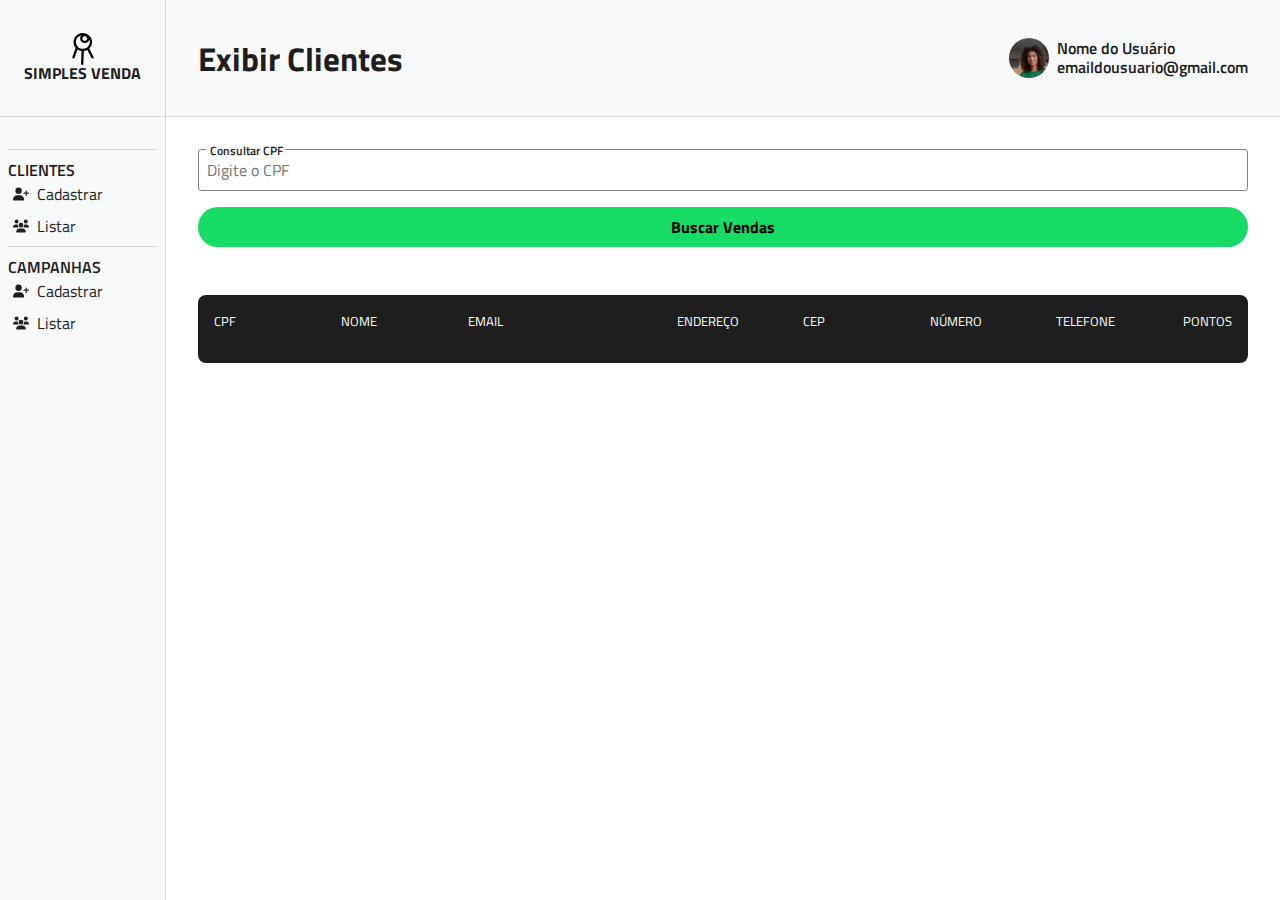
<file: PROJETO.PWNB/paginas/exibir-cliente.html>
<!DOCTYPE html>
<html lang="pt">
  <head>
    <meta charset="UTF-8" />
    <meta name="viewport" content="width=device-width, initial-scale=1.0" />
    <link rel="preconnect" href="https://fonts.googleapis.com" />
    <link rel="preconnect" href="https://fonts.gstatic.com" crossorigin />
    <link
      href="https://fonts.googleapis.com/css2?family=Titillium+Web:ital,wght@0,200;0,300;0,400;0,600;0,700;0,900;1,200;1,300;1,400;1,600;1,700&family=Unica+One&display=swap"
      rel="stylesheet"
    />
    <link rel="stylesheet" href="../css/navegacao.css" />
    <link rel="stylesheet" href="../css/main.css" />
    <link rel="stylesheet" href="../css/exibir-clientes.css" />
    <title>Exibir Clientes</title>
  </head>
  <body>
    <nav class="nav">
      <div class="nav__logo--container">
        <a href="../index.html" class="logo__link">
          <img
            class="nav__logo"
            src="../imagens/logo.svg"
            alt="logo da empresa"
          />
          <h2 class="nav__title">simples venda</h2>
        </a>
      </div>
      <ul class="lista">
        <h3 class="lista__header">Clientes</h3>
        <li class="lista__item">
          <a href="cadastrar-cliente.html" class="lista__link">
            <svg
              xmlns="http://www.w3.org/2000/svg"
              viewBox="0 0 640 512"
              class="lista__icone"
            >
              <path
                d="M96 128a128 128 0 1 1 256 0A128 128 0 1 1 96 128zM0 482.3C0 383.8 79.8 304 178.3 304h91.4C368.2 304 448 383.8 448 482.3c0 16.4-13.3 29.7-29.7 29.7H29.7C13.3 512 0 498.7 0 482.3zM504 312V248H440c-13.3 0-24-10.7-24-24s10.7-24 24-24h64V136c0-13.3 10.7-24 24-24s24 10.7 24 24v64h64c13.3 0 24 10.7 24 24s-10.7 24-24 24H552v64c0 13.3-10.7 24-24 24s-24-10.7-24-24z"
              />
            </svg>
            Cadastrar</a
          >
        </li>
        <li class="lista__item">
          <a href="exibir-cliente.html" class="lista__link">
            <svg
              xmlns="http://www.w3.org/2000/svg"
              viewBox="0 0 640 512"
              class="lista__icone"
            >
              <path
                d="M144 0a80 80 0 1 1 0 160A80 80 0 1 1 144 0zM512 0a80 80 0 1 1 0 160A80 80 0 1 1 512 0zM0 298.7C0 239.8 47.8 192 106.7 192h42.7c15.9 0 31 3.5 44.6 9.7c-1.3 7.2-1.9 14.7-1.9 22.3c0 38.2 16.8 72.5 43.3 96c-.2 0-.4 0-.7 0H21.3C9.6 320 0 310.4 0 298.7zM405.3 320c-.2 0-.4 0-.7 0c26.6-23.5 43.3-57.8 43.3-96c0-7.6-.7-15-1.9-22.3c13.6-6.3 28.7-9.7 44.6-9.7h42.7C592.2 192 640 239.8 640 298.7c0 11.8-9.6 21.3-21.3 21.3H405.3zM224 224a96 96 0 1 1 192 0 96 96 0 1 1 -192 0zM128 485.3C128 411.7 187.7 352 261.3 352H378.7C452.3 352 512 411.7 512 485.3c0 14.7-11.9 26.7-26.7 26.7H154.7c-14.7 0-26.7-11.9-26.7-26.7z"
              />
            </svg>
            Listar</a
          >
        </li>
        <h3 class="lista__header">Campanhas</h3>
        <li class="lista__item">
          <a href="criarCampanha.html" class="lista__link">
            <svg
              xmlns="http://www.w3.org/2000/svg"
              viewBox="0 0 640 512"
              class="lista__icone"
            >
              <path
                d="M96 128a128 128 0 1 1 256 0A128 128 0 1 1 96 128zM0 482.3C0 383.8 79.8 304 178.3 304h91.4C368.2 304 448 383.8 448 482.3c0 16.4-13.3 29.7-29.7 29.7H29.7C13.3 512 0 498.7 0 482.3zM504 312V248H440c-13.3 0-24-10.7-24-24s10.7-24 24-24h64V136c0-13.3 10.7-24 24-24s24 10.7 24 24v64h64c13.3 0 24 10.7 24 24s-10.7 24-24 24H552v64c0 13.3-10.7 24-24 24s-24-10.7-24-24z"
              />
            </svg>
            Cadastrar</a
          >
        </li>
        <li class="lista__item">
          <a href="exibir-campanhas.html" class="lista__link">
            <svg
              xmlns="http://www.w3.org/2000/svg"
              viewBox="0 0 640 512"
              class="lista__icone"
            >
              <path
                d="M144 0a80 80 0 1 1 0 160A80 80 0 1 1 144 0zM512 0a80 80 0 1 1 0 160A80 80 0 1 1 512 0zM0 298.7C0 239.8 47.8 192 106.7 192h42.7c15.9 0 31 3.5 44.6 9.7c-1.3 7.2-1.9 14.7-1.9 22.3c0 38.2 16.8 72.5 43.3 96c-.2 0-.4 0-.7 0H21.3C9.6 320 0 310.4 0 298.7zM405.3 320c-.2 0-.4 0-.7 0c26.6-23.5 43.3-57.8 43.3-96c0-7.6-.7-15-1.9-22.3c13.6-6.3 28.7-9.7 44.6-9.7h42.7C592.2 192 640 239.8 640 298.7c0 11.8-9.6 21.3-21.3 21.3H405.3zM224 224a96 96 0 1 1 192 0 96 96 0 1 1 -192 0zM128 485.3C128 411.7 187.7 352 261.3 352H378.7C452.3 352 512 411.7 512 485.3c0 14.7-11.9 26.7-26.7 26.7H154.7c-14.7 0-26.7-11.9-26.7-26.7z"
              />
            </svg>
            Listar</a
          >
        </li>
      </ul>
    </nav>
    <main class="main">
      <header class="header">
        <h1 class="header__title">Exibir Clientes</h1>
        <div class="container__cliente">
          <div class="container__imagem">
            <img
              class="image__cliente"
              src="../imagens/dona_da_loja.png"
              alt="Foto do dono da loja física"
            />
          </div>
          <div class="container__cliente--infos">
            <p class="p__cliente">Nome do Usuário</p>
            <p class="p__cliente">emaildousuario@gmail.com</p>
          </div>
        </div>
      </header>
      <div class="main__content">
        <div class="container__exibir-vendas">
          <div class="form__item">
            <label for="buscarCpf" class="form__label"> Consultar CPF </label>
            <input
              type="text"
              id="buscarCpf"
              class="form__input"
              placeholder="Digite o CPF"
            />
          </div>
          <button
            class="button__primary"
            onclick="displayVendas(document.getElementById('buscarCpf').value)"
          >
            Buscar Vendas
          </button>

          <div id="vendasContainer" class="vendas-container"></div>
        </div>
        <div class="main__content--bg">
          <div class="container__keys">
            <h3 class="keys__header cpf">CPF</h3>
            <h3 class="keys__header nome">Nome</h3>
            <h3 class="keys__header email">Email</h3>
            <h3 class="keys__header endereco">Endereço</h3>
            <h3 class="keys__header cep">CEP</h3>
            <h3 class="keys__header numero">Número</h3>
            <h3 class="keys__header telefone">Telefone</h3>
            <h3 class="keys__header pontos">Pontos</h3>
          </div>
          <div id="clientesContainer" class="container__clientes-l"></div>
        </div>
        <script src="../scripts/displayCliente.js"></script>
        <script src="../scripts/displayVendas.js"></script>
      </div>
    </main>
  </body>
</html>
</file>
<file: PROJETO.PWNB/css/navegacao.css>
* {
  margin: 0;
  padding: 0;
  box-sizing: border-box;
}

a {
  text-decoration: none;
}

ul {
  list-style: none;
}

img {
  display: block;
}

:root {
  --cor-primaria-500: #16db65;
  --cor-secundaria-500: #1e1e1e;
  --cor-suporte-100: #f8f9fa;
  --cor-suporte-300: #d6d6d6;
}

.nav {
  background-color: var(--cor-suporte-100);
  border-right: 1px solid var(--cor-suporte-300);
  height: 100vh;
  /* width: 12rem; */
  width: 13%;
}

.nav__logo--container {
  height: 13%;
  display: flex;
  align-items: center;
  justify-content: center;
  border-bottom: 1px solid var(--cor-suporte-300);
  gap: 0.5rem;
}

.nav__logo {
  height: 2rem;
}

.nav__title {
  font-family: 'Titillium Web', sans-serif;
  font-size: 1rem;
  color: var(--cor-secundaria-500);
  text-transform: uppercase;
  line-height: 110%;
  width: 118px;
}

.lista {
  border-top: var(--cor-suporte-300);
  font-weight: 600;
  padding: 0.5rem;
  padding-top: 2rem;
}

.lista__item {
  margin-bottom: 0.5rem;
  margin-left: 0.3rem;
}

.lista__header {
  font-family: 'Titillium Web', sans-serif;
  font-weight: 600;
  font-size: 1rem;
  color: var(--cor-secundaria-500);
  text-transform: uppercase;
  border-top: 1px solid var(--cor-suporte-300);
  padding-top: 0.5rem;
}

.lista__icone {
  width: 1rem;
  height: auto;
  fill: var(--cor-secundaria-500);
}

.lista__link {
  font-family: 'Titillium Web', sans-serif;
  font-weight: 400;
  font-size: 1rem;
  color: var(--cor-secundaria-500);
  display: flex;
  gap: 0.5rem;
}
</file>
<file: PROJETO.PWNB/css/main.css>
* {
  margin: 0;
  padding: 0;
  box-sizing: border-box;
}

a {
  text-decoration: none;
}

ul {
  list-style: none;
}

img {
  display: block;
}

:root {
  --cor-primaria-500: #16db65;
  --cor-secundaria-500: #1e1e1e;
  --cor-suporte-100: #f8f9fa;
  --cor-suporte-300: #d6d6d6;
}

body {
  display: flex;
  width: 100vw;
}

.main {
  width: 87%;
  height: 100vh;
  overflow: hidden;
}

.nav__logo--container {
  width: 100%;
}

.logo__link {
  display: flex;
  flex-direction: column;
}

.header {
  background-color: var(--cor-suporte-100);
  border-bottom: 1px solid var(--cor-suporte-300);
  height: 13%;
  display: flex;
  justify-content: space-between;
  padding: 0rem 2rem;
  align-items: center;
}

.header__title {
  font-family: 'Titillium Web', sans-serif;
  font-size: 2.074rem;
  color: var(--cor-secundaria-500);
}

.container__cliente {
  display: flex;
  gap: 0.5rem;
}

.container__imagem {
  width: 2.5rem;
  height: 2.5rem;
  border-radius: 2rem;
  overflow: hidden;
}

.image__cliente {
  width: 120%;
  height: auto;
  object-fit: cover;
}

.container__cliente--infos {
  display: flex;
  flex-direction: column;
  justify-content: center;
}

.p__cliente {
  font-family: 'Titillium Web', sans-serif;
  font-size: 1rem;
  font-weight: 600;
  color: var(--cor-secundaria-500);
  line-height: 116%;
}

.content__container {
  border: 1px solid red;
  height: 87%;
  padding: 2rem;
  display: flex;
  gap: 1rem;
}

.aside {
  border: 1px solid var(--cor-suporte-300);
  border-radius: 1rem;
  display: flex;
  align-items: center;
  padding: 1rem;
  justify-content: space-between;
}

.bottom {
  width: 133px;
}

.aside__header {
  font-family: 'Titillium Web', sans-serif;
  font-size: 0.688rem;
  line-height: 110%;
  font-weight: 400;
  letter-spacing: 0.2rem;
  text-transform: uppercase;
  color: var(--cor-secundaria-500);
}

.aside__p {
  font-family: 'Titillium Web', sans-serif;
  font-size: 2.337rem;
  line-height: 110%;
  font-weight: 700;
  color: var(--cor-secundaria-500);
}

.aside__small {
  font-family: 'Titillium Web', sans-serif;
  font-size: 1rem;
  line-height: 110%;
  font-weight: 400;
  color: var(--cor-secundaria-500);
}

.aside__icon {
  width: 24px;
  fill: #fb8500;
}

.content__cards--bottom {
  display: flex;
}

.destaque {
  background-color: var(--cor-secundaria-500);
  color: var(--cor-primaria-500);
}

.a01 {
  display: grid;
  grid-template-columns: repeat(2, 1fr);
  grid-template-rows: repeat(2, 1fr);
  gap: 1rem;
  width: inherit;
  height: 60%;
  width: 100%;
}

.a02 {
  display: flex;
  width: 100%;
  height: 40%;
  gap: 1rem;
}

.a03 {
  width: 100%;
  height: 90%;
}

.a04 {
  width: 100%;
  height: 20%;
}

.container-00 {
  display: flex;
  height: 87%;
  padding: 2rem;
  gap: 1rem;
  width: 100%;
}

.container-01 {
  display: flex;
  flex-direction: column;
  gap: 1rem;
  width: 50%;
}

.container-02 {
  display: flex;
  flex-direction: column;
  gap: 1rem;
  width: 50%;
}

.destaque--main {
  background-color: var(--cor-secundaria-500);
  border-radius: 0.5rem;
  padding: 1rem;
  height: 100%;
  display: flex;
  flex-direction: column;
  gap: 0.5rem;
}

.aside__header--main {
  font-family: 'Titillium Web', sans-serif;
  font-size: 0.688rem;
  line-height: 110%;
  font-weight: 400;
  letter-spacing: 0.2rem;
  text-transform: uppercase;
  color: var(--cor-suporte-300);
}

.bold {
  font-weight: 700;
}

.destaque--info {
  font-family: 'Titillium Web', sans-serif;
  font-size: 1rem;
  font-weight: 400;
  color: var(--cor-primaria-500);
  text-align: center;
}

.destaque--info--left {
  font-family: 'Titillium Web', sans-serif;
  font-size: 1rem;
  font-weight: 400;
  color: var(--cor-primaria-500);
}

.destaque--icone {
  fill: var(--cor-primaria-500);
  width: 1.5rem;
  margin: 0 auto;
}

.container--info {
  display: grid;
  grid-template-columns: 3fr 1fr 1fr 1fr;
}

.lista__icone:hover,
.lista__link:hover,
.lista__item:hover {
  background-color: #e6e6e6;
}

.active {
  fill: #16db65;
  color: #16db65;
  font-weight: 600;
}
</file>
<file: PROJETO.PWNB/css/venda.css>
.main__content {
  display: flex;
  flex-direction: row;
  justify-content: space-around;
  align-items: center;
  padding: 2rem;
  gap: 2rem;
}

.ilustracao-img {
  width: 30%;
}

.form {
  width: 60%;
  display: flex;
  flex-direction: column;
  justify-content: center;
  gap: 1rem;
}

.button__icon {
  border: none;
  background-color: transparent;
}

.form__item {
  position: relative;
}

.form__label {
  font-family: 'Titillium Web', sans-serif;
  font-size: 0.75rem;
  font-weight: 600;
  color: var(--cor-secundaria-500);
  position: absolute;
  top: -0.7rem;
  left: 0.5rem;
  padding: 0.2rem;
  background-color: white;
}

.form__input {
  padding: 0.5rem;
  border-radius: 0.2rem;
  border: 1px solid grey;
  font-family: 'Titillium Web', sans-serif;
  font-size: 1rem;
  font-weight: 400;
  width: 100%;
}

.form__element {
  display: flex;
  gap: 1rem;
}

.form__icone {
  padding-top: 0.5rem;
  height: 1.7rem;
  width: 1.5rem;
}

.form__element--group {
  display: flex;
  flex-direction: column;
  gap: 1rem;
  width: 100%;
}

.form__item-address {
  position: relative;
  width: 100%;
}

.form__element--produtos {
}

.container__itemCompra {
  display: grid;
  grid-template-columns: 45% repeat(3, 20%);
  gap: 1rem;
  margin-bottom: 1rem;
}

.icone__somar {
  fill: #14ca5d;
  width: 2rem;
  height: 100%;
  cursor: pointer;
  display: flex;
  align-items: center;
  justify-content: center;
}

.button__primary {
  background-color: #16db65;
  font-family: 'Titillium Web', sans-serif;
  font-size: 1rem;
  font-weight: 700;
  color: #000000;
  border: none;
  border-radius: 1.5rem;
  padding: 0.5rem;
  cursor: pointer;
}

.button__primary:hover {
  background-color: #14ca5d;
}

.feedback {
  font-family: 'Titillium Web', sans-serif;
  font-size: 1rem;
  font-weight: 600;
  padding: 1rem;
  display: block;
}

.sucesso {
  background-color: #14ca5d;
  display: block;
  font-weight: 600;
}

.erro {
  background-color: #ef233c;
  display: block;
  font-weight: 600;
}
</file>
<file: PROJETO.PWNB/css/cliente.css>
.main__content {
  display: flex;
  justify-content: space-around;
  align-items: center;
  padding: 2rem;
  gap: 2rem;
}

.ilustracao-img {
  height: 100%;
}

.form {
  width: 60%;
  display: flex;
  flex-direction: column;
  justify-content: center;
  gap: 1rem;
}

.form__item {
  position: relative;
}

.form__label {
  font-family: 'Titillium Web', sans-serif;
  font-size: 0.75rem;
  font-weight: 600;
  color: var(--cor-secundaria-500);
  position: absolute;
  top: -0.7rem;
  left: 0.5rem;
  padding: 0.2rem;
  background-color: white;
}

.form__input {
  padding: 0.5rem;
  border-radius: 0.2rem;
  border: 1px solid grey;
  font-family: 'Titillium Web', sans-serif;
  font-size: 1rem;
  font-weight: 400;
  width: 100%;
}

.form__element {
  display: flex;
  gap: 1rem;
}

.form__icone {
  padding-top: 0.5rem;
  height: 1.7rem;
  width: 1.5rem;
}

.form__element--group {
  display: flex;
  flex-direction: column;
  gap: 1rem;
  width: 100%;
}

.form__item-address {
  position: relative;
  width: 100%;
}

.form__element-address {
  display: flex;
  flex-direction: row;
  gap: 1rem;
}

.button__primary {
  background-color: #16db65;
  font-family: 'Titillium Web', sans-serif;
  font-size: 1rem;
  font-weight: 700;
  color: #000000;
  border: none;
  border-radius: 1.5rem;
  padding: 0.5rem;
  cursor: pointer;
}

.button__primary:hover {
  background-color: #14ca5d;
}

.feedback {
  font-family: 'Titillium Web', sans-serif;
  font-size: 1rem;
  font-weight: 600;
  padding: 1rem;
  display: block;
}

.sucesso {
  background-color: #14ca5d;
  display: block;
  font-weight: 600;
}

.erro {
  background-color: #ef233c;
  display: block;
  font-weight: 600;
}
</file>
<file: PROJETO.PWNB/css/criar-campanha.css>
.main__content {
  display: flex;
  flex-direction: column;
  gap: 2rem;
  padding: 2rem;
}

.main--campanha {
  width: 87%;
  height: 100vh;
}

.form {
  display: flex;
  flex-direction: column;
  justify-content: center;
  gap: 1rem;
}

.form__send {
  width: 100%;
  display: flex;
  flex-direction: column;
  justify-content: center;
  gap: 1rem;
}

.form__item {
  position: relative;
}

.form__item--imagem {
  width: 100%;
  display: flex;
  align-items: center;
  justify-content: center;
}

.form__item--button {
  width: 100%;
  display: flex;
}

.form__element {
  display: flex;
  gap: 1rem;
}

.form__icone {
  padding-top: 0.5rem;
  height: 1.7rem;
  width: 1.5rem;
}

.form__label {
  font-family: 'Titillium Web', sans-serif;
  font-size: 0.75rem;
  font-weight: 600;
  color: var(--cor-secundaria-500);
  position: absolute;
  top: -0.7rem;
  left: 0.5rem;
  padding: 0.2rem;
  background-color: white;
}

.form__input {
  padding: 0.5rem;
  border-radius: 0.2rem;
  border: 1px solid grey;
  font-family: 'Titillium Web', sans-serif;
  font-size: 1rem;
  font-weight: 400;
  width: 100%;
}

.form__input--date {
  padding: 0.5rem;
  border-radius: 0.2rem;
  border: 1px solid grey;
  font-family: 'Titillium Web', sans-serif;
  font-size: 1rem;
  font-weight: 400;
  width: 100%;
}

.form__input--file {
  width: 100%;
}

.form__item--file {
  width: 100%;
}

.form__element--group {
  display: flex;
  flex-direction: column;
  gap: 1rem;
  width: 100%;
}

.form__element--date {
  display: grid;
  grid-template-columns: repeat(2, 1fr);
  gap: 1rem;
  width: 100%;
}

.button__primary {
  background-color: #16db65;
  font-family: 'Titillium Web', sans-serif;
  font-size: 1rem;
  font-weight: 700;
  color: #000000;
  border: none;
  border-radius: 1.5rem;
  padding: 0.5rem 1.5rem;
  cursor: pointer;
}

.button__primary:hover {
  background-color: #14ca5d;
}

input[type='file'] {
  font-family: 'Titillium Web', sans-serif;
  font-size: 1rem;
  font-weight: 400;
  border: 1px solid grey;
  width: 100%;
  padding: 0.5rem 1rem;
}

.campaignForm {
  border: 1px solid red;
}

.sucesso {
  background-color: #14ca5d;
  display: block;
  font-weight: 600;
  font-family: 'Titillium Web', sans-serif;
  font-size: 1rem;
  padding: 0.5rem;
}

.erro {
  background-color: #ef233c;
  display: block;
  font-weight: 600;
  font-family: 'Titillium Web', sans-serif;
  font-size: 1rem;
  padding: 0.5rem;
}

input[type='checkbox'] {
  border: 1px solid grey;
  padding: 1rem;
}

.cliente {
  font-family: 'Titillium Web', sans-serif;
  font-size: 1rem;
  font-weight: 400;
  display: flex;
  gap: 1rem;
  width: 100%;
  padding: 0.5rem;
  margin: 0 auto;
}
</file>
<file: PROJETO.PWNB/css/exibir-campanha.css>
.main__content {
  padding: 2rem;
  height: 87%;
  display: flex;
  flex-direction: column;
  gap: 2rem;
}

.form__item {
  position: relative;
}

.form__label {
  font-family: 'Titillium Web', sans-serif;
  font-size: 0.75rem;
  font-weight: 600;
  color: var(--cor-secundaria-500);
  position: absolute;
  top: -0.7rem;
  left: 0.5rem;
  padding: 0.2rem;
  background-color: white;
}

.button__primary {
  background-color: #16db65;
  font-family: 'Titillium Web', sans-serif;
  font-size: 1rem;
  font-weight: 700;
  color: #000000;
  border: none;
  border-radius: 1.5rem;
  padding: 0.5rem 2rem;
  cursor: pointer;
}

.button__primary:hover {
  background-color: #14ca5d;
}

.form__input {
  padding: 0.5rem;
  border-radius: 0.2rem;
  border: 1px solid grey;
  font-family: 'Titillium Web', sans-serif;
  font-size: 1rem;
  font-weight: 400;
  width: 100%;
}

.main__content--bg {
  background-color: #1e1e1e;
  border-radius: 0.5rem;
  display: flex;
  flex-direction: column;
  gap: 1rem;
  padding: 1rem;
  overflow-y: auto;
  max-height: 200px;
}

.container__exibir-vendas {
  display: flex;
  gap: 1rem;
  flex-direction: column;
  justify-content: space-around;
}

.venda {
  display: flex;
  width: 100%;
  padding: 0.5rem;
}

.venda__produto {
  border-bottom: 1px solid var(--cor-secundaria-500);
  margin-right: 1rem;
  justify-content: space-around;
  font-family: 'Titillium Web', sans-serif;
  font-size: 0.8rem;
  font-weight: 400;
}

.venda__cpf {
  font-family: 'Titillium Web', sans-serif;
  font-size: 0.8rem;
  font-weight: 400;
  color: #000000;
  width: 20%;
  border-bottom: 1px solid var(--cor-secundaria-500);
}

.container__clientes-l {
  display: flex;
  flex-direction: column;
  gap: 0.8rem;
}

.container__keys {
  display: flex;
  justify-content: space-between;
}

.keys__header {
  text-transform: uppercase;
  font-family: 'Titillium Web', sans-serif;
  font-size: 0.8rem;
  font-weight: 400;
  color: #ffffff;
}

.inexistente {
  font-family: 'Titillium Web', sans-serif;
  font-size: 1rem;
  font-weight: 400;
  color: #000000;
}

.campaign {
  font-family: 'Titillium Web', sans-serif;
  font-size: 0.8rem;
  font-weight: 400;
  color: #16db65;
  display: flex;
  width: 100%;
  justify-content: space-between;
  gap: 1rem;
}

.container__campanha {
  display: flex;
}
</file>
<file: PROJETO.PWNB/css/exibir-clientes.css>
.main__content {
  padding: 2rem;
  height: 87%;
  display: flex;
  flex-direction: column;
  gap: 2rem;
}

.form__item {
  position: relative;
}

.form__label {
  font-family: 'Titillium Web', sans-serif;
  font-size: 0.75rem;
  font-weight: 600;
  color: var(--cor-secundaria-500);
  position: absolute;
  top: -0.7rem;
  left: 0.5rem;
  padding: 0.2rem;
  background-color: white;
}

.button__primary {
  background-color: #16db65;
  font-family: 'Titillium Web', sans-serif;
  font-size: 1rem;
  font-weight: 700;
  color: #000000;
  border: none;
  border-radius: 1.5rem;
  padding: 0.5rem 2rem;
  cursor: pointer;
}

.button__primary:hover {
  background-color: #14ca5d;
}

.form__input {
  padding: 0.5rem;
  border-radius: 0.2rem;
  border: 1px solid grey;
  font-family: 'Titillium Web', sans-serif;
  font-size: 1rem;
  font-weight: 400;
  width: 100%;
}

.main__content--bg {
  background-color: #1e1e1e;
  border-radius: 0.5rem;
  display: flex;
  flex-direction: column;
  gap: 1rem;
  padding: 1rem;
  overflow-y: auto;
  max-height: 200px;
}

.container__exibir-vendas {
  display: flex;
  gap: 1rem;
  flex-direction: column;
  justify-content: space-around;
}

.venda {
  display: flex;
  width: 100%;
  padding: 0.5rem;
}

.venda__produto {
  border-bottom: 1px solid var(--cor-secundaria-500);
  margin-right: 1rem;
  justify-content: space-around;
  font-family: 'Titillium Web', sans-serif;
  font-size: 0.8rem;
  font-weight: 400;
}

.venda__cpf {
  font-family: 'Titillium Web', sans-serif;
  font-size: 0.8rem;
  font-weight: 400;
  color: #000000;
  width: 20%;
  border-bottom: 1px solid var(--cor-secundaria-500);
}

.container__clientes-l {
  display: flex;
  flex-direction: column;
  gap: 0.8rem;
}

.cliente {
  font-family: 'Titillium Web', sans-serif;
  font-size: 0.8rem;
  font-weight: 400;
  color: #16db65;
  display: flex;
  justify-content: space-around;
  /* grid-template-columns: repeat(8, 1fr); */
  gap: 1rem;
}

.container__keys {
  display: flex;
  justify-content: space-between;
}

.keys__header {
  text-transform: uppercase;
  font-family: 'Titillium Web', sans-serif;
  font-size: 0.8rem;
  font-weight: 400;
  color: #ffffff;
}

.cpf {
  width: 100%;
}

.inexistente {
  font-family: 'Titillium Web', sans-serif;
  font-size: 1rem;
  font-weight: 400;
  color: #000000;
}

.pontos {
  width: 25%;
  text-align: center;
}

.nome {
  width: 100%;
}

.email {
  width: 165%;
}

.endereco {
  width: 100%;
}

.cep {
  width: 100%;
}

.numero {
  width: 100%;
}

.telefone {
  width: 100%;
}
</file>
